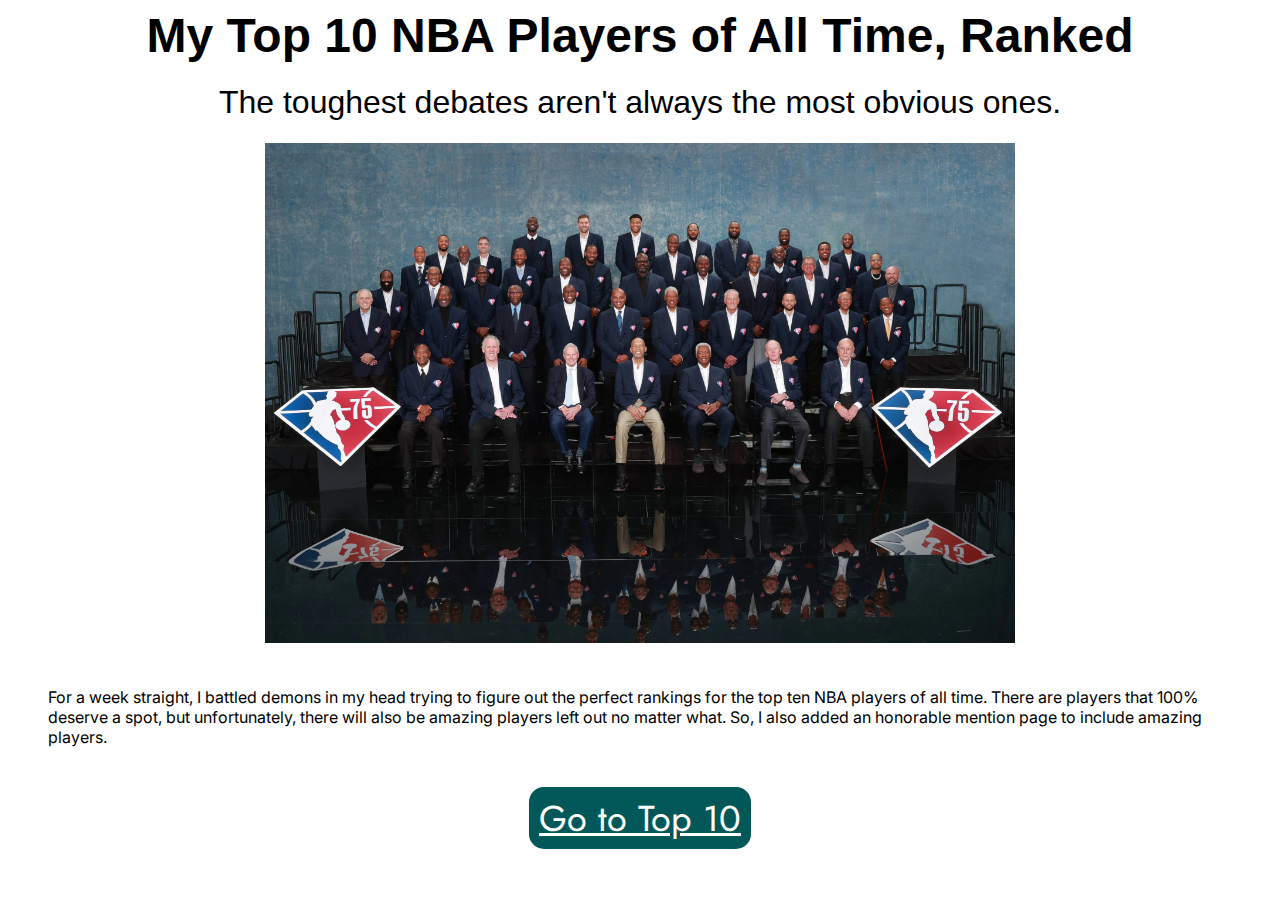
<file: index.html>
<!DOCTYPE html>
<html lang="en">
<head>
    <meta charset="UTF-8">
    <meta name="viewport" content="width=device-width, initial-scale=1.0">
    <title>My Top 10 NBA Players of All Time, Ranked</title>
    <!-- Connects base.css to base.html -->
    <link href="./styles.css" rel="stylesheet" />
    <!-- Connects base.js to base.html -->
    <script src="script.js"></script>

</head>
<body class = "homePage">
    <div 
    class="title">My Top 10 NBA Players of All Time, Ranked
    </div>

    <div>
        <h1 class="header">The toughest debates aren't always the most obvious ones.</h1> 
    </div>

    <div class="image-container">
        <img class="image" src="nbatop75.webp" alt="Description of the image" width="750" height="500">
    </div>
       
    <div class="paragraph">
        <p>For a week straight, I battled demons in my head trying to figure out the perfect rankings for the top ten 
        NBA players of all time. There are players that 100% deserve a spot, but unfortunately, there will also be amazing players 
        left out no matter what. So, I also added an honorable mention page to include amazing players.</p>
    </div> 

    <div class="button-container"> 
        <a href="honorablemention.html" class="redirect-button">Go to Top 10</a>
    </div>
</body>
</html>
</file>
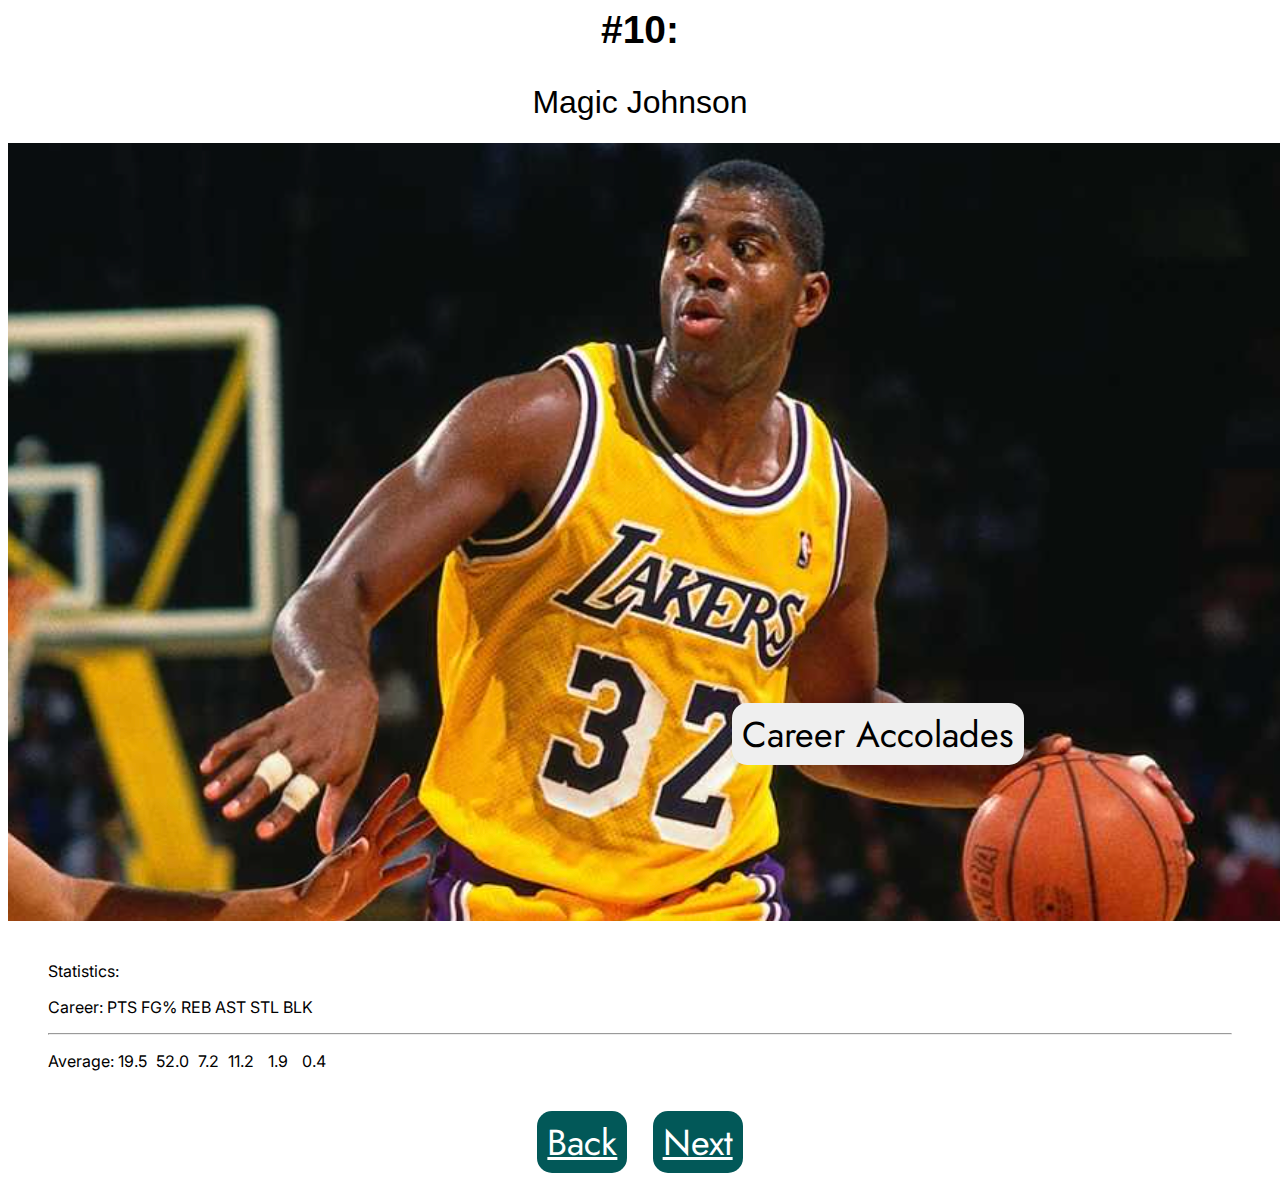
<file: 10.html>
<html lang="en">
    <head>
        <h2 class = "10">#10: </h2>
        <!-- Connects base.css to base.html -->
        <link href="./styles.css" rel="stylesheet" />
        <!-- Connects base.js to base.html -->
        <script src="script.js"></script>
    </head>
    <body class = "Magic-Johnson">
        <div>
        <h1 class = "10"> Magic Johnson </h1>
      </div>

      <div class="image-container">
        <img class="image" src="magicjohnson.png" alt="Description of the image">
    </div>

    <div class="paragraph">
        <p class = p0> Statistics:</p>
        <p class = p>Career:</span> PTS FG% REB AST STL BLK</p>
        <hr>
        <p class = p1>Average: 19.5 &#8202;  52.0 &#8202; 7.2 &#8202;  11.2 &#8202; &#8202; 1.9 &#8202; &#8202; 0.4</p>
      </div>


    <div class="button-container"> 
        <a href="honorablemention.html" class="redirect-button">Back</a>
        <a href="9.html" class="redirect-button">Next</a>
    </div>


    <div class="popup" id = "popup-1">
        <div class = "overlay"></div>
        <div class = "content">
        <div class = "close-btn" onclick = "togglePopup()">&times;</div>
        <h3><span style="font-size: 28px;">Accolades</span></h3>
        <div class="image-container0">
            <img src="magicaccolades.png" alt="Description of the image">
        </div> 

    </div>
    <button onclick = "togglePopup(50,140)" class="show-popup-btn" >Career Accolades</button>

    
</div>


    </body>
  

 </html>
</file>
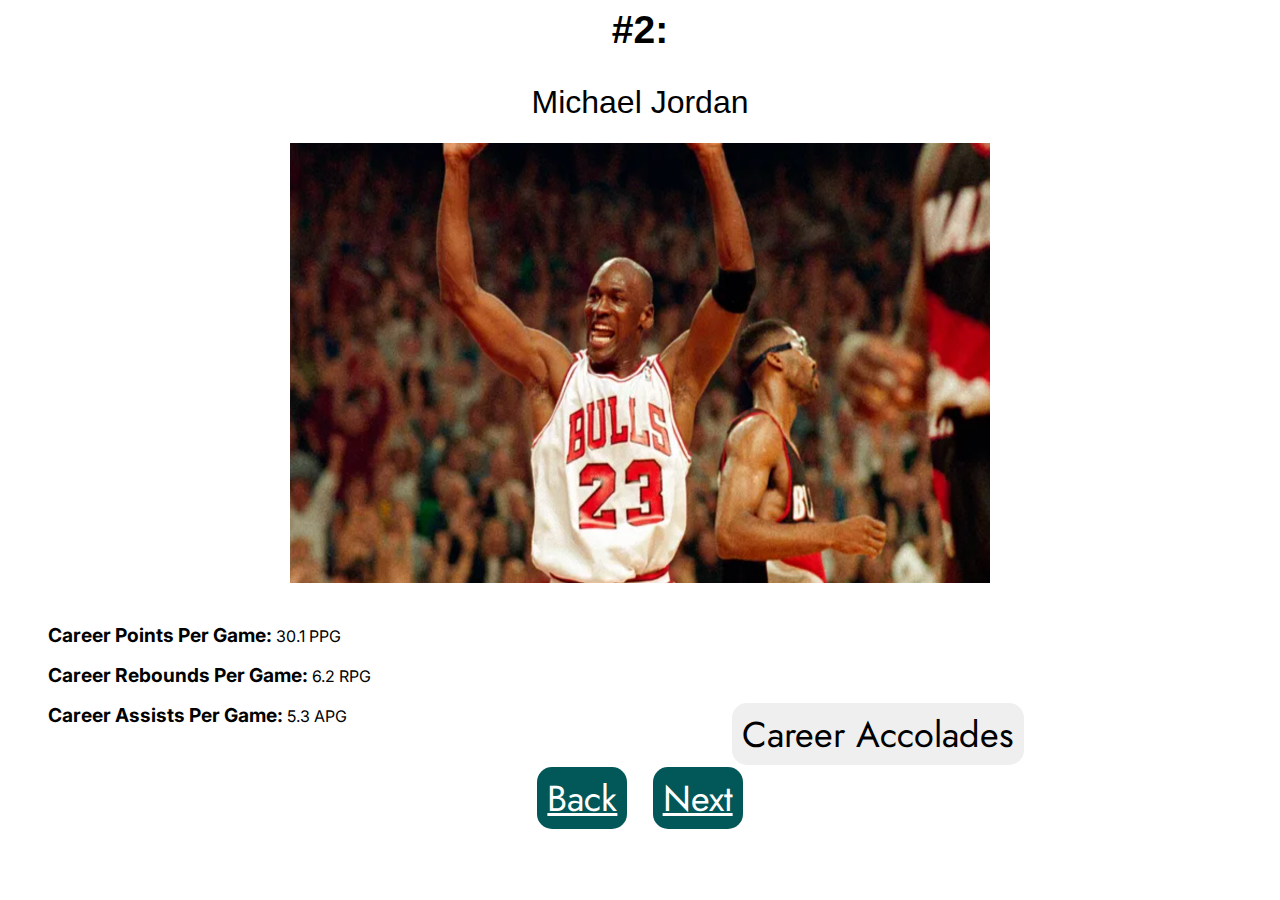
<file: 2.html>
<html lang="en">
    <head>
        <h2 class = "2">#2: </h2>
        <!-- Connects base.css to base.html -->
        <link href="./styles.css" rel="stylesheet" />
        <!-- Connects base.js to base.html -->
        <script src="script.js"></script>
    </head>
    <body> 
        <div>
        <h1 class = "2"> Michael Jordan</h1>
      </div>

      <div class="image-container">
        <img class="image" src="michaeljordan.png" alt="Description of the image" width="700" height="440">
    </div>

    <div class="paragraph">
        <p><span style="font-size: larger; font-weight: bold ">Career Points Per Game:</span> 30.1 PPG</p>
        <p><span style="font-size: larger; font-weight: bold ">Career Rebounds Per Game:</span> 6.2 RPG</p>
        <p><span style="font-size: larger; font-weight: bold ">Career Assists Per Game:</span> 5.3 APG</p>
    </div> 


    <div class="button-container"> 
        <a href="3.html" class="redirect-button">Back</a>
        <a href="thegoat.html" class="redirect-button">Next</a>
    </div>

    <div class="popup" id = "popup-1">
        <div class = "overlay"></div>
        <div class = "content">
        <div class = "close-btn" onclick = "togglePopup()">&times;</div>
        <h3><span style="font-size: 28px;">Accolades</span></h3>
        <div class="image-container">
            <img src="mjaccolades.png" alt="Description of the image">
        </div> 
    </div>
    <button onclick = "togglePopup(0,210)" class="show-popup-btn" >Career Accolades</button>

    
</div>

    </body>
  

 </html>
</file>
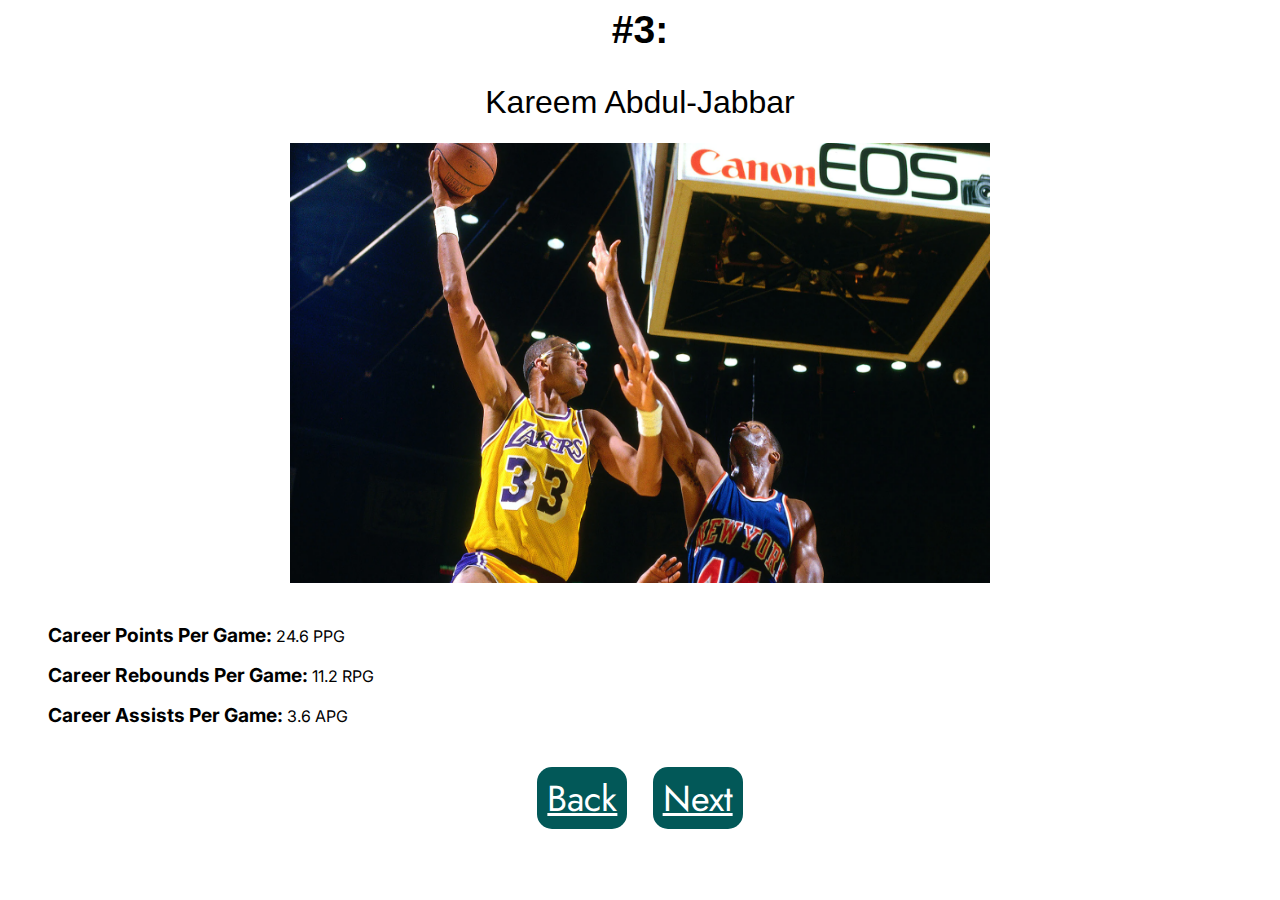
<file: 3.html>
<html lang="en">
    <head>
        <h2 class = "3">#3: </h2>
        <!-- Connects base.css to base.html -->
        <link href="./styles.css" rel="stylesheet" />
        <!-- Connects base.js to base.html -->
        <script src="script.js"></script>
    </head>
    <body> 
        <div>
        <h1 class = "3"> Kareem Abdul-Jabbar</h1>
      </div>

      <div class="image-container">
        <img class="image" src="kareemabduljabbar.png" alt="Description of the image" width="700" height="440">
    </div>

    <div class="paragraph">
        <p><span style="font-size: larger; font-weight: bold ">Career Points Per Game:</span> 24.6 PPG</p>
        <p><span style="font-size: larger; font-weight: bold ">Career Rebounds Per Game:</span> 11.2 RPG</p>
        <p><span style="font-size: larger; font-weight: bold ">Career Assists Per Game:</span> 3.6 APG</p>
    </div> 


    <div class="button-container"> 
        <a href="4.html" class="redirect-button">Back</a>
        <a href="2.html" class="redirect-button">Next</a>
    </div>

    </body>
  

 </html>
</file>
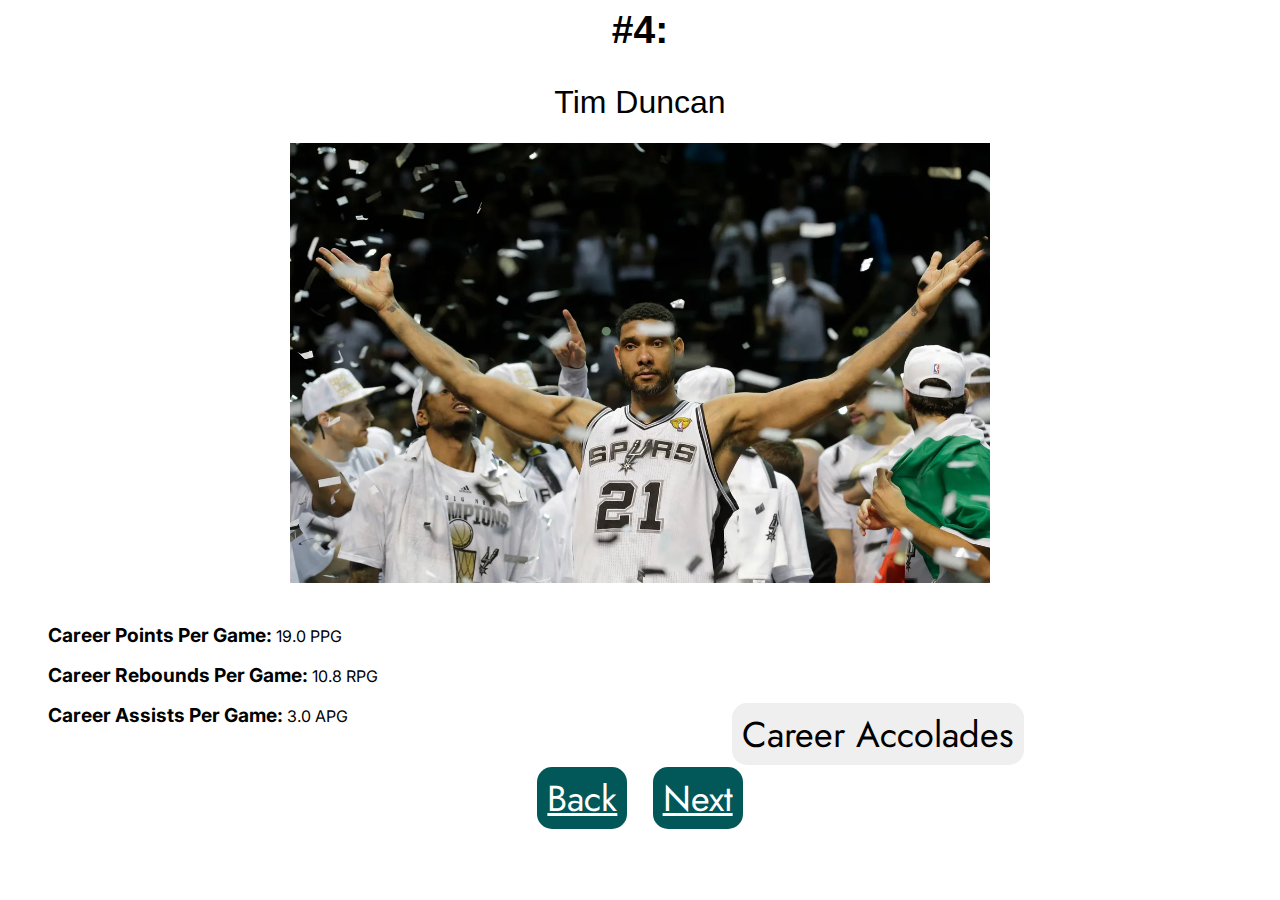
<file: 4.html>
<html lang="en">
    <head>
        <h2 class = "4">#4: </h2>
        <!-- Connects base.css to base.html -->
        <link href="./styles.css" rel="stylesheet" />
        <!-- Connects base.js to base.html -->
        <script src="script.js"></script>
    </head>
    <body> 
        <div>
        <h1 class = "4"> Tim Duncan</h1>
      </div>

      <div class="image-container">
        <img class="image" src="timduncan.png" alt="Description of the image" width="700" height="440">
    </div>

    <div class="paragraph">
        <p><span style="font-size: larger; font-weight: bold ">Career Points Per Game:</span> 19.0 PPG</p>
        <p><span style="font-size: larger; font-weight: bold ">Career Rebounds Per Game:</span> 10.8 RPG</p>
        <p><span style="font-size: larger; font-weight: bold ">Career Assists Per Game:</span> 3.0 APG</p>
    </div> 


    <div class="button-container"> 
        <a href="5.html" class="redirect-button">Back</a>
        <a href="3.html" class="redirect-button">Next</a>
    </div>

    <div class="popup" id = "popup-1">
        <div class = "overlay"></div>
        <div class = "content">
        <div class = "close-btn" onclick = "togglePopup()">&times;</div>
        <h3><span style="font-size: 28px;">Accolades</span></h3>
        <div class="image-container">
            <img src="timaccolades.png" alt="Description of the image">
        </div> 
    </div>
    <button onclick = "togglePopup(0,140)" class="show-popup-btn" >Career Accolades</button>

    
</div>


    </body>
  

 </html>
</file>
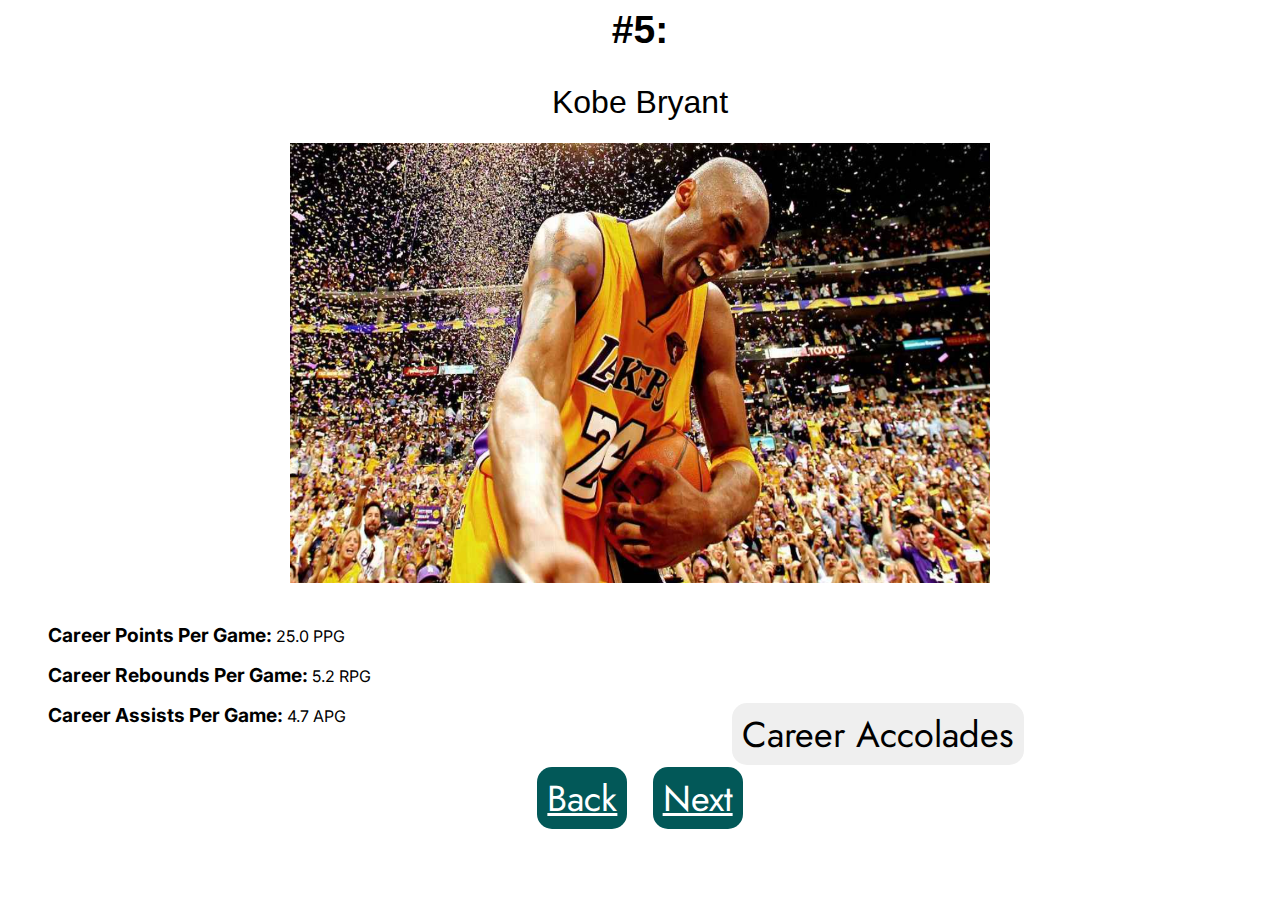
<file: 5.html>
<html lang="en">
    <head>
        <h2 class = "5">#5: </h2>
        <!-- Connects base.css to base.html -->
        <link href="./styles.css" rel="stylesheet" />
        <!-- Connects base.js to base.html -->
        <script src="script.js"></script>
    </head>
    <body> 
        <div>
        <h1 class = "5"> Kobe Bryant</h1>
      </div>
      <div class="image-container">
        <img class="image" src="kobebryant.png" alt="Description of the image" width="700" height="440">
    </div>

    <div class="paragraph">
        <p><span style="font-size: larger; font-weight: bold ">Career Points Per Game:</span> 25.0 PPG</p>
        <p><span style="font-size: larger; font-weight: bold ">Career Rebounds Per Game:</span> 5.2 RPG</p>
        <p><span style="font-size: larger; font-weight: bold ">Career Assists Per Game:</span> 4.7 APG</p>
    </div> 


    <div class="button-container"> 
        <a href="6.html" class="redirect-button">Back</a>
        <a href="4.html" class="redirect-button">Next</a>
    </div>

    <div class="popup" id = "popup-1">
        <div class = "overlay"></div>
        <div class = "content">
        <div class = "close-btn" onclick = "togglePopup()">&times;</div>
        <h3><span style="font-size: 28px;">Accolades</span></h3>
        <div class="image-container">
            <img src="kobeaccolades.png" alt="Description of the image">
        </div> 
    </div>
    <button onclick = "togglePopup(0,160)" class="show-popup-btn" >Career Accolades</button>

    
</div>


    </body>
  

 </html>
</file>
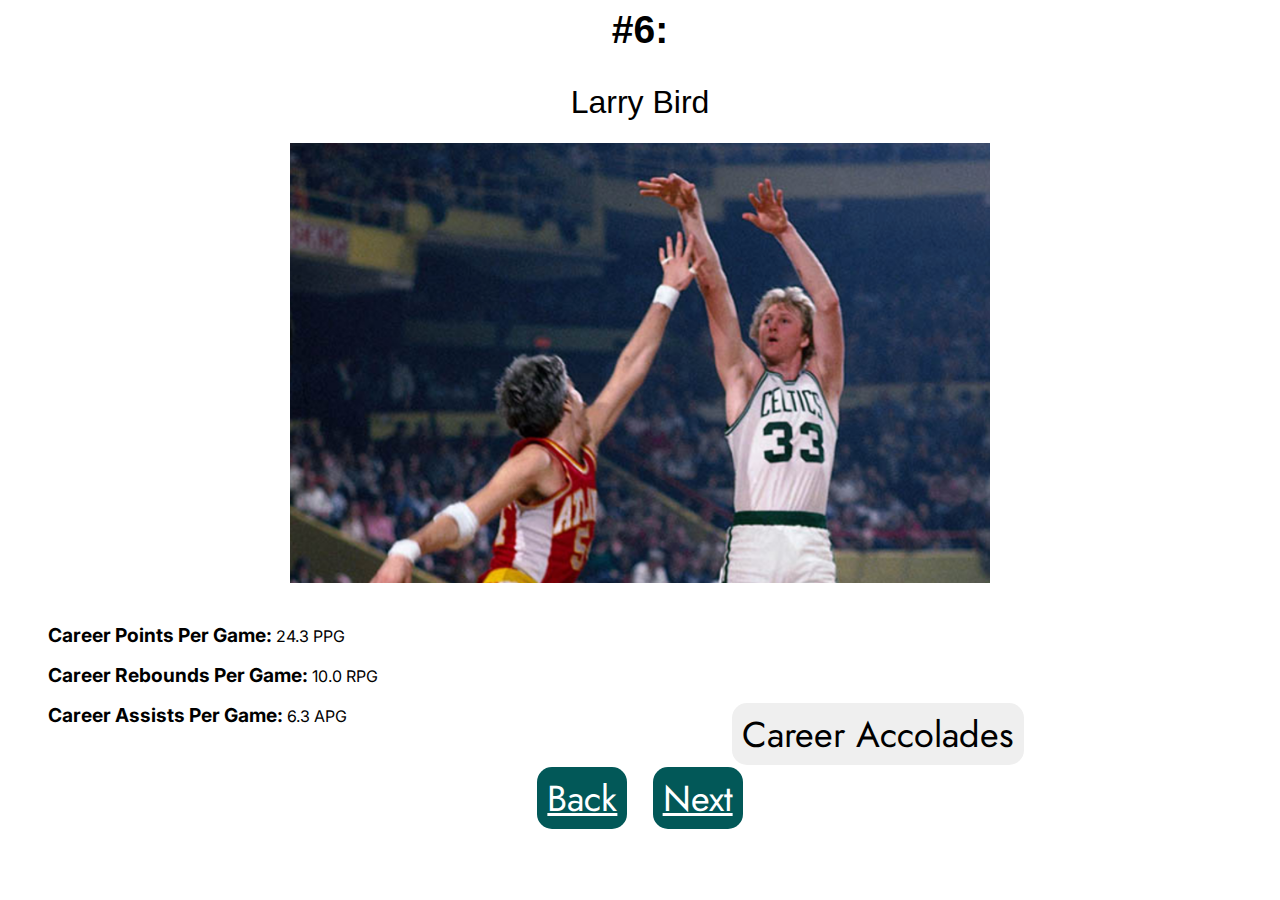
<file: 6.html>
<html lang="en">
    <head>
        <h2 class = "6">#6: </h2>
        <!-- Connects base.css to base.html -->
        <link href="./styles.css" rel="stylesheet" />
        <!-- Connects base.js to base.html -->
        <script src="script.js"></script>
    </head>
    <body> 
        <div>
        <h1 class = "6"> Larry Bird</h1>
      </div>

      <div class="image-container">
        <img class="image" src="larrybird.png" alt="Description of the image" width="700" height="440">
    </div>

    <div class="paragraph">
        <p><span style="font-size: larger; font-weight: bold ">Career Points Per Game:</span> 24.3 PPG</p>
        <p><span style="font-size: larger; font-weight: bold ">Career Rebounds Per Game:</span> 10.0 RPG</p>
        <p><span style="font-size: larger; font-weight: bold ">Career Assists Per Game:</span> 6.3 APG</p>
    </div> 


    <div class="button-container"> 
        <a href="7.html" class="redirect-button">Back</a>
        <a href="5.html" class="redirect-button">Next</a>
    </div>


    <div class="popup" id = "popup-1">
        <div class = "overlay"></div>
        <div class = "content">
        <div class = "close-btn" onclick = "togglePopup()">&times;</div>
        <h3><span style="font-size: 28px;">Accolades</span></h3>
        <div class="image-container">
            <img src="larryaccolades.png" alt="Description of the image">
        </div> 
    </div>
    <button onclick = "togglePopup(0,140)" class="show-popup-btn" >Career Accolades</button>

    
</div>

    </body>
  

 </html>
</file>
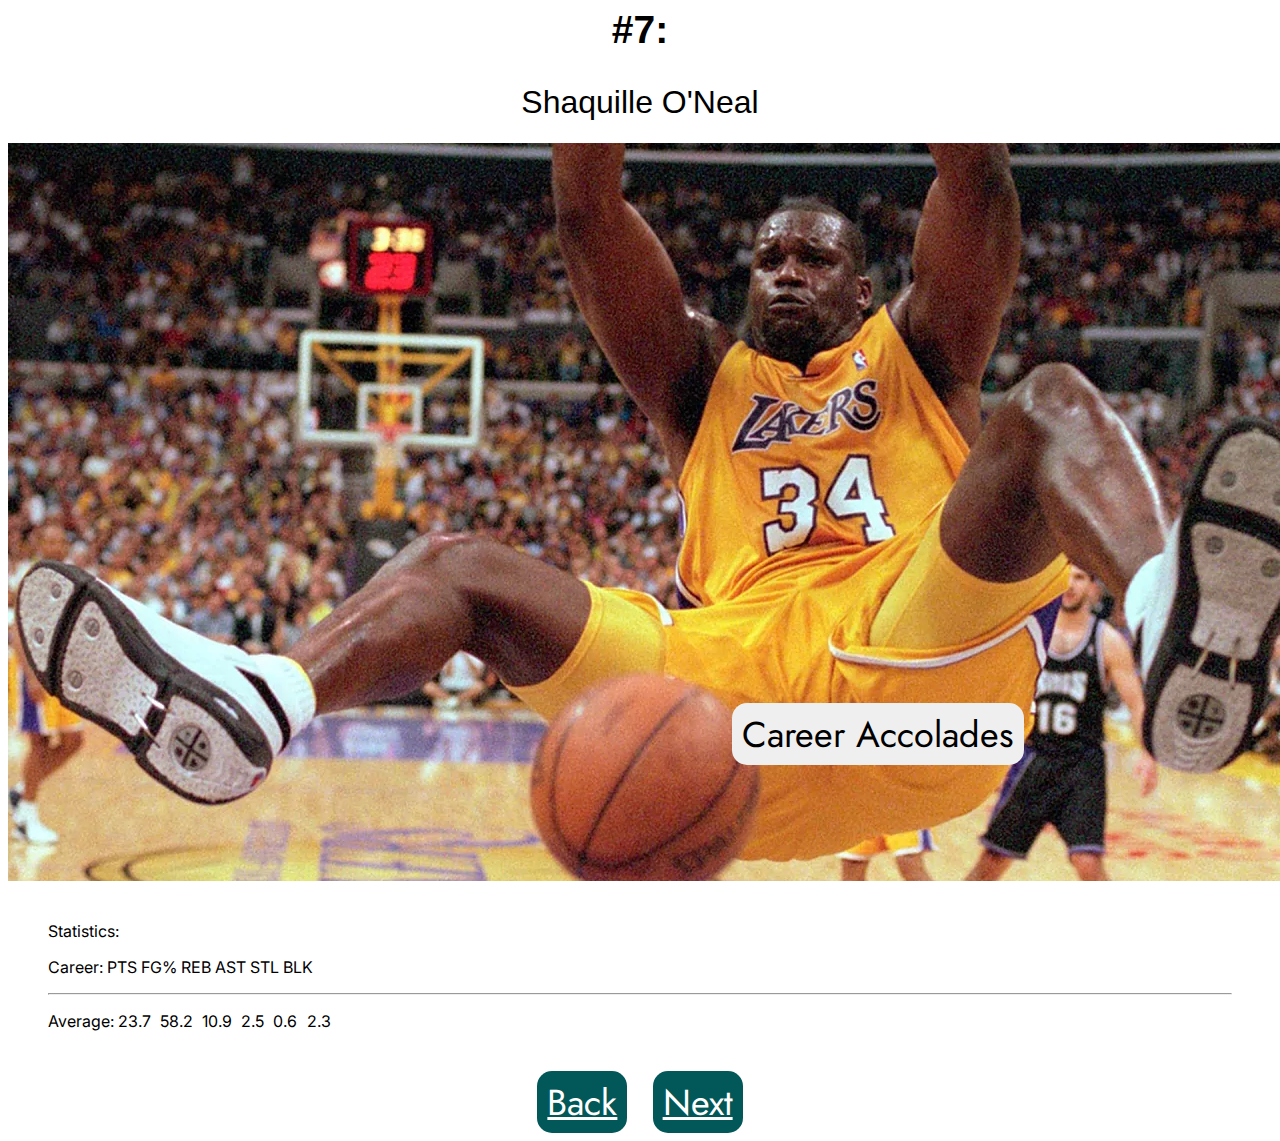
<file: 7.html>
<html lang="en">
    <head>
        <h2 class = "7">#7: </h2>
        <!-- Connects base.css to base.html -->
        <link href="./styles.css" rel="stylesheet" />
        <!-- Connects base.js to base.html -->
        <script src="script.js"></script>
    </head>
    <body class = "Shaq-ONeal"> 
        <div>
        <h1 class = "7" > Shaquille O'Neal</h1>
      </div>
      <div class="image-container">
        <img class="image" src="shaq.png" alt="Description of the image">
    </div>

   
    <div class="paragraph">
        <p class = p0> Statistics:</p>
        <p class = p>Career:</span> PTS FG% REB AST STL BLK</p>
        <hr>
        <p class = p1>Average: 23.7 &#8202; 58.2 &#8202; 10.9 &#8202;  2.5  &#8202; 0.6&#8202; &#8202; 2.3</p>
      </div>



    <div class="button-container"> 
        <a href="8.html" class="redirect-button">Back</a>
        <a href="6.html" class="redirect-button">Next</a>
    </div>

    <div class="popup" id = "popup-1">
        <div class = "overlay"></div>
        <div class = "content">
        <div class = "close-btn" onclick = "togglePopup()">&times;</div>
        <h3><span style="font-size: 28px;">Accolades</span></h3>
        <div class="image-container0">
            <img src="shaqaccolades.png" alt="Description of the image">
        </div> 
    </div>
    <button onclick = "togglePopup(0,160)" class="show-popup-btn" >Career Accolades</button>

    
</div>
    </body>
  

 </html>
</file>
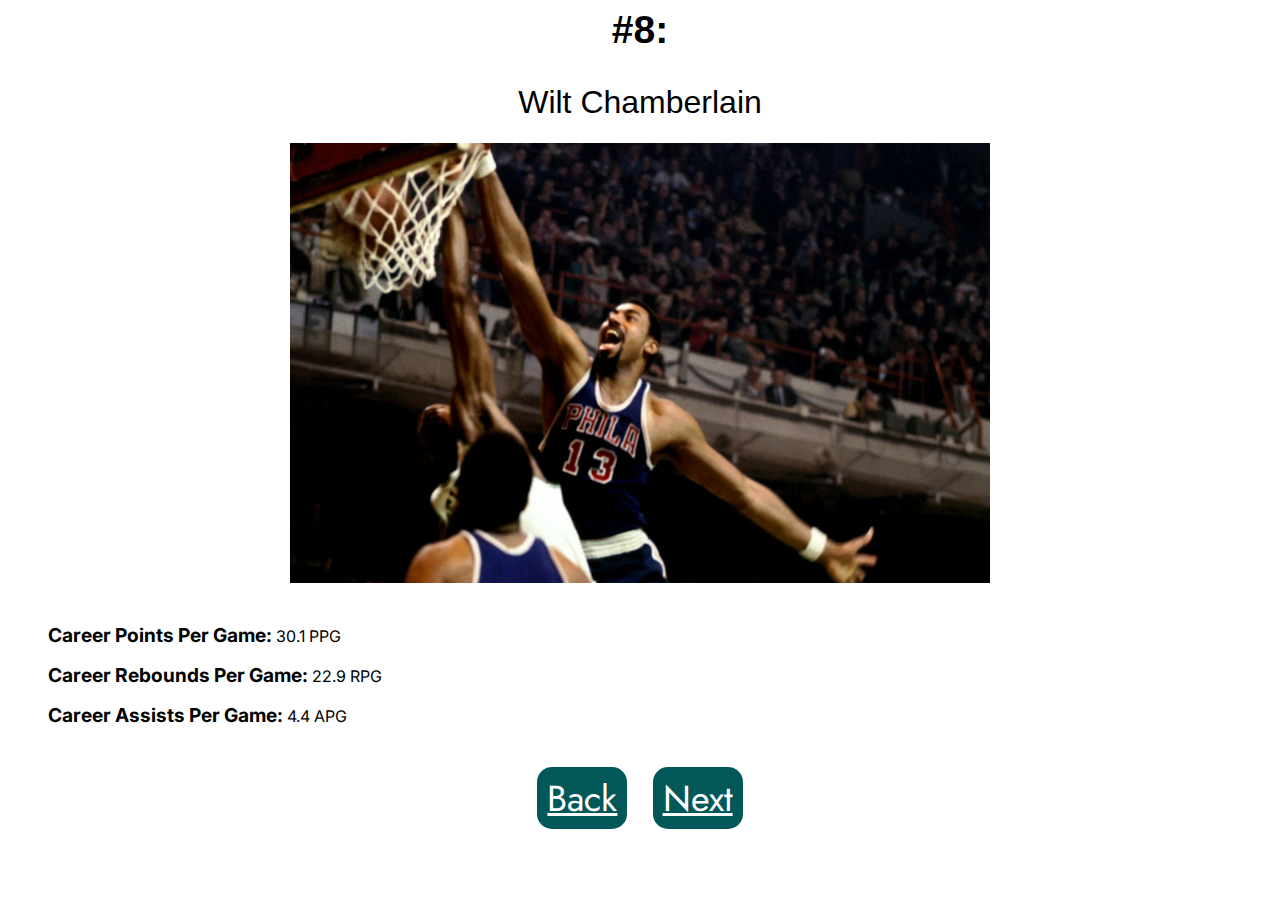
<file: 8.html>
<html lang="en">
    <head>
        <h2 class = "8">#8: </h2>
        <!-- Connects base.css to base.html -->
        <link href="./styles.css" rel="stylesheet" />
        <!-- Connects base.js to base.html -->
        <script src="script.js"></script>
    </head>
    <body> 
        <div>
        <h1 class = "8"> Wilt Chamberlain</h1>
      </div>

      <div class="image-container">
        <img class="image" src="wiltchamberlain.png" alt="Description of the image" width="700" height="440">
    </div>

    <div class="paragraph">
        <p><span style="font-size: larger; font-weight: bold ">Career Points Per Game:</span> 30.1 PPG</p>
        <p><span style="font-size: larger; font-weight: bold ">Career Rebounds Per Game:</span> 22.9 RPG</p>
        <p><span style="font-size: larger; font-weight: bold ">Career Assists Per Game:</span> 4.4 APG</p>
    </div> 


    <div class="button-container"> 
        <a href="9.html" class="redirect-button">Back</a>
        <a href="7.html" class="redirect-button">Next</a>
    </div>

    </body>
  

 </html>
</file>
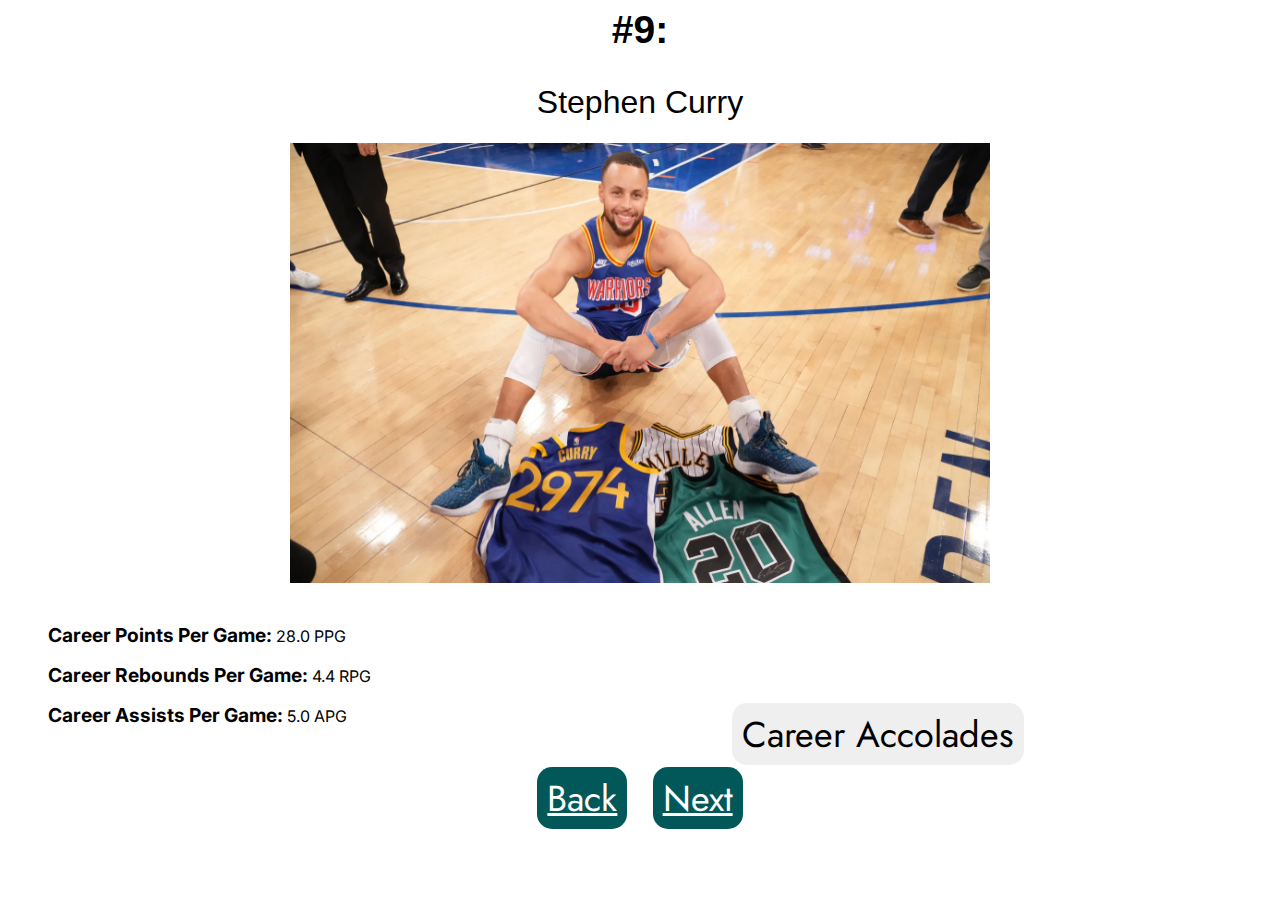
<file: 9.html>
<html lang="en">
    <head>
        <h2 class = "9">#9: </h2>
        <!-- Connects base.css to base.html -->
        <link href="./styles.css" rel="stylesheet" />
        <!-- Connects base.js to base.html -->
        <script src="script.js"></script>
    </head>
    <body> 
        <div>
        <h1 class = "9"> Stephen Curry </h1>
      </div>

      <div class="image-container">
        <img class="image" src="stephcurry.png" alt="Description of the image" width="700" height="440">
    </div>

    <div class="paragraph">
        <p><span style="font-size: larger; font-weight: bold ">Career Points Per Game:</span> 28.0 PPG</p>
        <p><span style="font-size: larger; font-weight: bold ">Career Rebounds Per Game:</span> 4.4 RPG</p>
        <p><span style="font-size: larger; font-weight: bold ">Career Assists Per Game:</span> 5.0 APG</p>
    </div> 


    <div class="button-container"> 
        <a href="10.html" class="redirect-button">Back</a>
        <a href="8.html" class="redirect-button">Next</a>
    </div>

    <div class="popup" id = "popup-1">
        <div class = "overlay"></div>
        <div class = "content">
        <div class = "close-btn" onclick = "togglePopup()">&times;</div>
        <h3><span style="font-size: 28px;">Accolades</span></h3>
        <div class="image-container">
            <img src="stephaccolades.png" alt="Description of the image">
        </div> 
    </div>
    <button onclick = "togglePopup(0,140)" class="show-popup-btn" >Career Accolades</button>

    
</div>


    </body>
  

 </html>
</file>
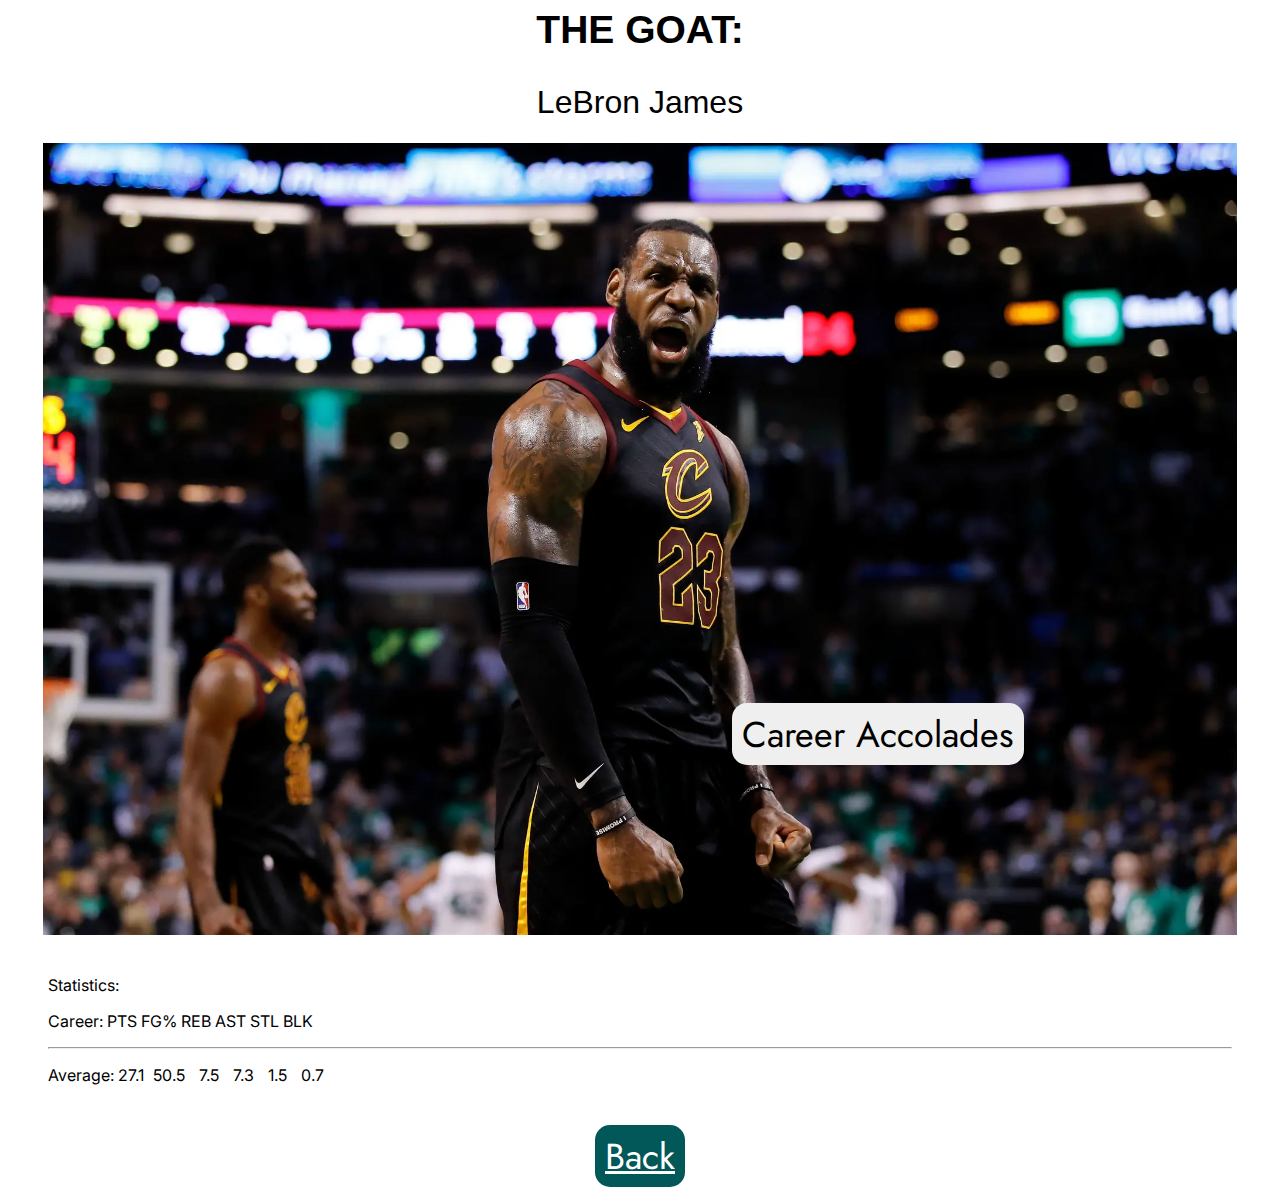
<file: thegoat.html>
<html lang="en">
    <head>
        <h2 class = "1">THE GOAT: </h2>
        <!-- Connects base.css to base.html -->
        <link href="./styles.css" rel="stylesheet" />
        <!-- Connects base.js to base.html -->
        <script src="script.js"></script>
    </head>
    <body class = "Bron"> 
        <div>
        <h1 class = "1">LeBron James</h1>
      </div>

      <div class="image-container">
        <img class="image" src="lebronjames.png" alt="Description of the image">
    </div>

    <div class="paragraph">
        <p class = p0> Statistics:</p>
        <p class = p>Career:</span> PTS FG% REB AST STL BLK</p>
        <hr>
        <p class = p1>Average: 27.1 &#8202; 50.5 &#8202; &#8202;   7.5 &#8202; &#8202;  7.3 &#8202; &#8202;  1.5 &#8202; &#8202;  0.7 </p>
      </div>



    <div class="button-container"> 
        <a href="2.html" class="redirect-button">Back</a>
    </div>

    <div class="popup" id = "popup-1">
        <div class = "overlay"></div>
        <div class = "content">
        <div class = "close-btn" onclick = "togglePopup()">&times;</div>
        <h3><span style="font-size: 28px;">Accolades</span></h3>
        <div class="image-container0">
            <img src="bronaccolades.png" alt="Description of the image">
        </div> 
    </div>
    <button onclick = "togglePopup(0,160)" class="show-popup-btn" >Career Accolades</button>

    
</div>
</div>
    </body>
  

 </html>
</file>
<file: styles.css>
/* .name to define css of classes */
@import url('https://fonts.googleapis.com/css2?family=Jost:wght@400;700&display=swap');
@import url('https://fonts.googleapis.com/css2?family=Inter&display=swap');




.title {
    text-align: center;
    color: black;
    font-family: 'Roboto', sans-serif;
    font-weight: bold;
    font-size: 48px;
    
}

.homepage {
  background-image: url('nbatop75.webp');
  background-size: cover;
  background-position: center;
  opacity: 0.2; 
}

.honorable-mention {
  position: relative;
  z-index: 1;
}

.honorable-mention .background-image {
  background-image: url('zazabackground.png');
  background-size: cover;
  background-position: center;
  opacity: 0.2;
}

h1 {
    text-align: center;
    font-weight: lighter;
    font-family: 'Roboto', sans-serif;
}

p {
  font-family:'Inter', sans-serif;
}

.show-popup-btn {
  position: fixed; 
  bottom: 15%; 
  right: 20% ; 
  z-index: 9999; 
  /* background-color: #007bff; */
  background-image:linear-gradient(to right,#007bff, #07223e  )
  color: #fff;
  border-radius: 5px;
  transition: background-color 0.3s ease;
  padding: 5px 10px;
  font-family: 'Jost', sans-serif;
  font-size: 36px;
  border: none;
  border-radius: 15px;
 
}

.show-popup-btn:hover {
  background-color: #0056b3; /* Darken the background color on hover */
}

.popup .overlay {
  position: fixed;
  top: 0px;
  left: 0px;
  width: 100vw;
  height: 100vh;
  background:rgba(0,0,0,0.7);
  z-index:1;
  display:none;
}
.popup .content {
  position:absolute;
  top: 50%;
  left: 50%;
  transform:translate(-50%, -50%) scale(0);
  background: #fff;
  width: 450px;
  height: 220px;
  z-index:2;
  text-align:center;
  padding: 20px;
  box-sizing:border-box;
}
.popup .close-btn {
  cursor: pointer;
  position:absolute;
  right:20px;
  top:20px;
  width: 30px;
  height: 30px;
  background: #222;
  color: #fff;
  font-size:25px;
  font-weight: 600;
  line-height: 30px;
  text-align:center;
  border-radius:50%;
}

.popup.active .overlay {
  display:block;
}
.popup.active .content {
  transition: all 300ms ease-in-out;
  transform:translate(-50%, -50%) scale(1);
}


.paragraph {
    margin: 40px;
    margin-left: 40px;
    margin-right: 40px;
    /* opacity: 0; */
}


.button-container {
    display: flex;
    justify-content: center; 
}


.redirect-button {
    padding: 5px 10px;
    font-family: 'Jost', sans-serif;
    font-size: 36px;
    background-color: rgb(2, 88, 88);
    color: #fff;
    border: none;
    border-radius: 15px;
    cursor: pointer;
    text-align: center;
    margin-right: 1%;
    margin-left: 1%;
}

.redirect-button:hover {
  background-color:rgb(2, 88, 88);
}
  

  .image {
    text-align: center;
  }

  /* Styles for the image container */
.image-container {
    text-align: center; /* Aligns the content (image) inside the container horizontally */
  }


  h2 {
    text-align: center;
    font-family: 'Roboto', sans-serif;
    font-weight: bold;
    font-size: 39px;
  } 

  
.test {
  
}
</file>
